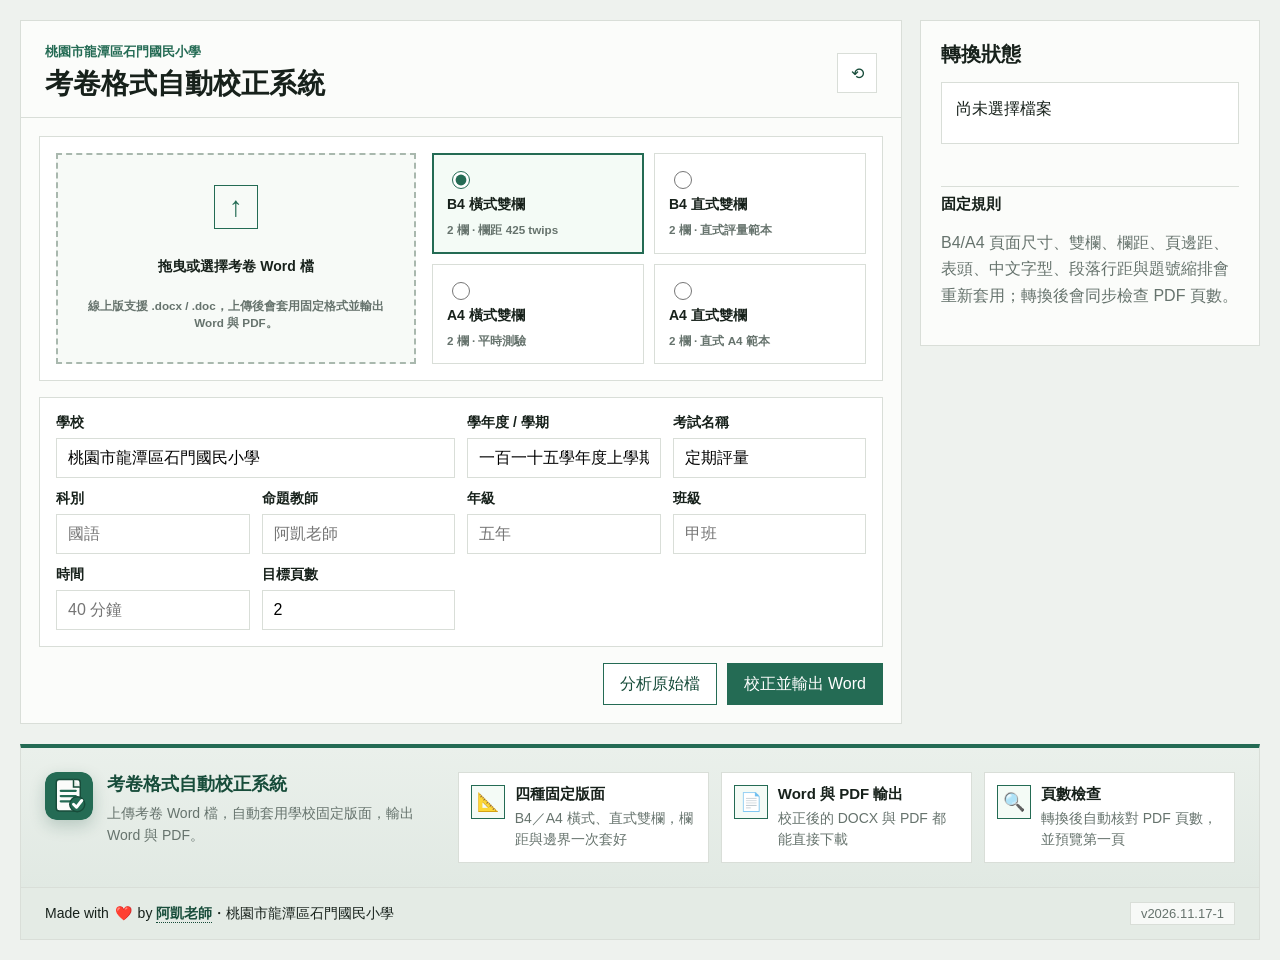
<file: index.html>
<!doctype html>
<html lang="zh-Hant" data-app-version="2026.11.17-1">
<head>
  <meta charset="utf-8">
  <meta name="viewport" content="width=device-width, initial-scale=1">
  <title>考卷格式自動校正系統</title>
  <meta name="description" content="固定版面、頁數檢查、Word 與 PDF 輸出的考卷格式標準化工具。">
  <meta name="theme-color" content="#246b54">
  <link rel="canonical" href="https://cagoooo.github.io/exam-format-app/">
  <link rel="icon" href="static/assets/favicon.ico" sizes="any">
  <link rel="icon" type="image/svg+xml" href="static/assets/favicon.svg">
  <link rel="apple-touch-icon" href="static/assets/apple-touch-icon.png">
  <link rel="manifest" href="static/manifest.webmanifest">
  <meta property="og:type" content="website">
  <meta property="og:locale" content="zh_TW">
  <meta property="og:site_name" content="桃園市龍潭區石門國民小學">
  <meta property="og:url" content="https://cagoooo.github.io/exam-format-app/">
  <meta property="og:title" content="考卷格式自動校正系統">
  <meta property="og:description" content="固定版面、頁數檢查、Word 與 PDF 輸出的考卷格式標準化工具。">
  <meta property="og:image" content="https://cagoooo.github.io/exam-format-app/static/assets/og-exam-format.png?v=20260706-og1">
  <meta property="og:image:width" content="1200">
  <meta property="og:image:height" content="630">
  <meta name="twitter:card" content="summary_large_image">
  <meta name="twitter:title" content="考卷格式自動校正系統">
  <meta name="twitter:description" content="固定版面、頁數檢查、Word 與 PDF 輸出的考卷格式標準化工具。">
  <meta name="twitter:image" content="https://cagoooo.github.io/exam-format-app/static/assets/og-exam-format.png?v=20260706-og1">
  <link rel="stylesheet" href="static/styles.css?v=2026.11.17-1">
  <script>
    window.EXAM_FORMAT_API_BASE = "https://exam-format-api-142975838924.asia-east1.run.app";
  </script>
</head>
<body>
  <main class="app-shell">
    <section class="workspace">
      <header class="topbar">
        <div>
          <p class="eyebrow">桃園市龍潭區石門國民小學</p>
          <h1>考卷格式自動校正系統</h1>
        </div>
        <button id="clearBtn" class="icon-button" title="清除暫存檔" type="button">⟲</button>
      </header>

      <form id="convertForm" class="editor">
        <section class="panel upload-panel">
          <label class="dropzone" for="fileInput">
            <input id="fileInput" name="file" type="file" accept=".doc,.docx" required>
            <span class="upload-icon">↑</span>
            <strong id="fileLabel">拖曳或選擇考卷 Word 檔</strong>
            <small>線上版支援 .docx / .doc，上傳後會套用固定格式並輸出 Word 與 PDF。</small>
          </label>

          <div class="profile-grid" role="radiogroup" aria-label="格式版本">
            <label class="profile-card">
              <input type="radio" name="profile" value="b4-horizontal" checked>
              <span>B4 橫式雙欄</span>
              <small>2 欄 · 欄距 425 twips</small>
            </label>
            <label class="profile-card">
              <input type="radio" name="profile" value="b4-vertical">
              <span>B4 直式雙欄</span>
              <small>2 欄 · 直式評量範本</small>
            </label>
            <label class="profile-card">
              <input type="radio" name="profile" value="a4-horizontal">
              <span>A4 橫式雙欄</span>
              <small>2 欄 · 平時測驗</small>
            </label>
            <label class="profile-card">
              <input type="radio" name="profile" value="a4-vertical">
              <span>A4 直式雙欄</span>
              <small>2 欄 · 直式 A4 範本</small>
            </label>
          </div>
        </section>

        <section class="panel fields-panel">
          <div class="field-row wide">
            <label>學校</label>
            <input name="school" value="桃園市龍潭區石門國民小學">
          </div>
          <div class="field-row">
            <label>學年度 / 學期</label>
            <input name="semester" value="一百一十五學年度上學期">
          </div>
          <div class="field-row">
            <label>考試名稱</label>
            <input name="exam_name" value="定期評量">
          </div>
          <div class="field-row">
            <label>科別</label>
            <input name="subject" placeholder="國語">
          </div>
          <div class="field-row">
            <label>命題教師</label>
            <input name="teacher" placeholder="阿凱老師">
          </div>
          <div class="field-row">
            <label>年級</label>
            <input name="grade" placeholder="五年">
          </div>
          <div class="field-row">
            <label>班級</label>
            <input name="class_name" placeholder="甲班">
          </div>
          <div class="field-row">
            <label>時間</label>
            <input name="duration" placeholder="40 分鐘">
          </div>
          <div class="field-row">
            <label>目標頁數</label>
            <input name="target_pages" value="2" inputmode="numeric">
          </div>
        </section>

        <section class="actions">
          <button id="analyzeBtn" type="button" class="secondary">分析原始檔</button>
          <button id="convertBtn" type="submit" class="primary">校正並輸出 Word</button>
        </section>
      </form>
    </section>

    <aside class="status-panel">
      <h2>轉換狀態</h2>
      <div id="status" class="status idle">尚未選擇檔案</div>
      <div id="pageBadge" class="page-badge" hidden></div>
      <img id="pdfPreview" class="pdf-preview" alt="PDF 第一頁預覽" hidden>
      <div id="preview" class="preview"></div>
      <div class="download-row">
        <a id="downloadLink" class="download" href="#" hidden>下載校正後 DOCX</a>
        <a id="pdfLink" class="download secondary-download" href="#" hidden>下載 PDF</a>
      </div>
      <div id="report" class="report" hidden></div>
      <div class="rule-list">
        <h3>固定規則</h3>
        <p>B4/A4 頁面尺寸、雙欄、欄距、頁邊距、表頭、中文字型、段落行距與題號縮排會重新套用；轉換後會同步檢查 PDF 頁數。</p>
      </div>
    </aside>
  </main>

  <footer class="site-footer">
    <div class="footer-inner">
      <div class="footer-brand">
        <img src="static/assets/favicon.svg" alt="" width="48" height="48">
        <div>
          <strong>考卷格式自動校正系統</strong>
          <span>上傳考卷 Word 檔，自動套用學校固定版面，輸出 Word 與 PDF。</span>
        </div>
      </div>
      <ul class="footer-points">
        <li><span class="fp-icon" aria-hidden="true">📐</span><div><strong>四種固定版面</strong><small>B4／A4 橫式、直式雙欄，欄距與邊界一次套好</small></div></li>
        <li><span class="fp-icon" aria-hidden="true">📄</span><div><strong>Word 與 PDF 輸出</strong><small>校正後的 DOCX 與 PDF 都能直接下載</small></div></li>
        <li><span class="fp-icon" aria-hidden="true">🔍</span><div><strong>頁數檢查</strong><small>轉換後自動核對 PDF 頁數，並預覽第一頁</small></div></li>
      </ul>
    </div>
    <div class="footer-bottom">
      <p class="site-credit">Made with <span class="site-credit__heart" aria-label="愛心">❤️</span> by
        <a href="https://cagoooo.github.io/Akai/" target="_blank" rel="noopener noreferrer" title="阿凱老師教育科技創新專區" class="site-credit__author">阿凱老師</a><span class="footer-school"><span class="footer-dot" aria-hidden="true">・</span>桃園市龍潭區石門國民小學</span></p>
      <p class="version-tag">v2026.11.17-1</p>
    </div>
  </footer>
  <script src="static/app.js?v=2026.11.17-1"></script>
  <script src="static/sw-update.js?v=2026.11.17-1"></script>
</body>
</html>
</file>
<file: static/styles.css>
:root {
  color-scheme: light;
  --ink: #17211b;
  --muted: #66736d;
  --line: #d9ded8;
  --paper: #fbfcfa;
  --panel: #ffffff;
  --accent: #246b54;
  --accent-strong: #174c3a;
  --warn: #9a4b1e;
  --error: #a83232;
  --ok: #1f6d43;
}

* {
  box-sizing: border-box;
}

body {
  margin: 0;
  min-height: 100vh;
  font-family: "Microsoft JhengHei", "Noto Sans TC", Arial, sans-serif;
  color: var(--ink);
  background: #eef2ee;
}

button,
input {
  font: inherit;
}

.app-shell {
  display: grid;
  grid-template-columns: minmax(0, 1fr) 340px;
  gap: 18px;
  max-width: 1280px;
  margin: 0 auto;
  padding: 20px;
}

.workspace,
.status-panel {
  background: var(--paper);
  border: 1px solid var(--line);
}

.topbar {
  display: flex;
  justify-content: space-between;
  align-items: center;
  gap: 16px;
  padding: 22px 24px 14px;
  border-bottom: 1px solid var(--line);
}

.eyebrow {
  margin: 0 0 4px;
  color: var(--accent);
  font-size: 13px;
  font-weight: 700;
}

h1,
h2,
h3 {
  margin: 0;
  letter-spacing: 0;
}

h1 {
  font-size: 28px;
}

h2 {
  font-size: 20px;
}

h3 {
  font-size: 15px;
}

.icon-button {
  width: 40px;
  height: 40px;
  border: 1px solid var(--line);
  background: #fff;
  color: var(--accent-strong);
  cursor: pointer;
}

.editor {
  display: grid;
  gap: 16px;
  padding: 18px;
}

.panel {
  background: var(--panel);
  border: 1px solid var(--line);
  padding: 16px;
}

.upload-panel {
  display: grid;
  grid-template-columns: minmax(260px, 360px) 1fr;
  gap: 16px;
}

.dropzone {
  display: grid;
  place-items: center;
  min-height: 210px;
  padding: 20px;
  text-align: center;
  border: 2px dashed #a9b8ae;
  background: #f7faf7;
  cursor: pointer;
}

.dropzone input {
  position: absolute;
  inline-size: 1px;
  block-size: 1px;
  opacity: 0;
}

.upload-icon {
  display: grid;
  place-items: center;
  width: 44px;
  height: 44px;
  margin-bottom: 8px;
  border: 1px solid var(--accent);
  color: var(--accent);
  font-size: 28px;
  line-height: 1;
}

.dropzone strong {
  max-width: 100%;
  overflow-wrap: anywhere;
}

.dropzone small,
.profile-card small {
  color: var(--muted);
  line-height: 1.5;
}

.profile-grid {
  display: grid;
  grid-template-columns: repeat(2, minmax(0, 1fr));
  gap: 10px;
}

.profile-card {
  display: grid;
  gap: 7px;
  min-height: 94px;
  padding: 14px;
  border: 1px solid var(--line);
  background: #fff;
  cursor: pointer;
}

.profile-card:has(input:checked) {
  border-color: var(--accent);
  box-shadow: inset 0 0 0 1px var(--accent);
  background: #f4fbf6;
}

.profile-card input {
  width: 18px;
  height: 18px;
  accent-color: var(--accent);
}

.profile-card span {
  font-weight: 700;
}

.fields-panel {
  display: grid;
  grid-template-columns: repeat(4, minmax(0, 1fr));
  gap: 12px;
}

.field-row {
  display: grid;
  gap: 6px;
}

.field-row.wide {
  grid-column: span 2;
}

label {
  font-size: 14px;
  font-weight: 700;
}

input[type="text"],
.field-row input {
  width: 100%;
  min-width: 0;
  border: 1px solid var(--line);
  background: #fff;
  padding: 10px 11px;
}

.actions {
  display: flex;
  justify-content: flex-end;
  gap: 10px;
}

.primary,
.secondary,
.download {
  display: inline-flex;
  align-items: center;
  justify-content: center;
  min-height: 42px;
  padding: 0 16px;
  border: 1px solid var(--accent);
  text-decoration: none;
  cursor: pointer;
}

.primary,
.download {
  color: #fff;
  background: var(--accent);
}

.primary:hover,
.download:hover {
  background: var(--accent-strong);
}

.secondary {
  color: var(--accent-strong);
  background: #fff;
}

.status-panel {
  position: sticky;
  top: 20px;
  align-self: start;
  display: grid;
  gap: 14px;
  padding: 20px;
}

.status {
  min-height: 62px;
  padding: 14px;
  border: 1px solid var(--line);
  background: #fff;
  line-height: 1.5;
}

.status.busy {
  border-color: var(--warn);
  color: var(--warn);
}

.status.ok {
  border-color: var(--ok);
  color: var(--ok);
}

.status.error {
  border-color: var(--error);
  color: var(--error);
}

.preview {
  display: grid;
  gap: 8px;
}

.preview p {
  margin: 0;
  padding: 10px;
  border: 1px solid var(--line);
  background: #fff;
  font-size: 13px;
  line-height: 1.45;
}

.download[hidden] {
  display: none;
}

.download-row {
  display: grid;
  grid-template-columns: 1fr 1fr;
  gap: 10px;
}

.secondary-download {
  background: #fff;
  color: var(--accent-strong);
}

.page-badge {
  padding: 10px 12px;
  border: 1px solid var(--line);
  background: #fff;
  font-weight: 700;
}

.page-badge.ok {
  border-color: var(--ok);
  color: var(--ok);
}

.page-badge.warn {
  border-color: var(--warn);
  color: var(--warn);
}

.pdf-preview {
  width: 100%;
  max-height: 420px;
  object-fit: contain;
  border: 1px solid var(--line);
  background: #fff;
}

.report {
  display: grid;
  gap: 6px;
  padding: 12px;
  border: 1px solid var(--line);
  background: #fff;
}

.report[hidden],
.pdf-preview[hidden],
.page-badge[hidden] {
  display: none;
}

.report p {
  margin: 0;
  color: var(--muted);
  font-size: 13px;
  line-height: 1.45;
}

.rule-list {
  padding-top: 8px;
  border-top: 1px solid var(--line);
}

.rule-list p {
  color: var(--muted);
  line-height: 1.65;
}

#sw-update-toast {
  position: fixed;
  left: 50%;
  bottom: 18px;
  z-index: 9999;
  display: grid;
  grid-template-columns: minmax(0, 1fr) auto;
  gap: 12px;
  align-items: center;
  width: min(440px, calc(100vw - 28px));
  padding: 14px 14px 14px 16px;
  transform: translateX(-50%);
  border: 1px solid rgba(255, 255, 255, 0.18);
  background: #17211b;
  color: #fff;
  box-shadow: 0 20px 46px rgba(23, 33, 27, 0.28);
}

.sw-update-copy {
  display: grid;
  gap: 3px;
  min-width: 0;
}

.sw-update-copy strong {
  font-size: 15px;
}

.sw-update-copy span {
  color: rgba(255, 255, 255, 0.76);
  font-size: 12px;
  line-height: 1.45;
}

.sw-update-actions {
  display: flex;
  align-items: center;
  gap: 6px;
}

#sw-update-now {
  min-height: 38px;
  border: 0;
  background: #fff;
  color: var(--accent-strong);
  padding: 0 14px;
  font-weight: 800;
  cursor: pointer;
}

#sw-update-dismiss {
  width: 32px;
  height: 32px;
  border: 0;
  background: transparent;
  color: rgba(255, 255, 255, 0.76);
  font-size: 24px;
  line-height: 1;
  cursor: pointer;
}

@media (max-width: 980px) {
  .app-shell,
  .upload-panel,
  .fields-panel {
    grid-template-columns: 1fr;
  }

  .status-panel {
    position: static;
  }

  .field-row.wide {
    grid-column: span 1;
  }
}

@media (max-width: 620px) {
  .app-shell {
    padding: 10px;
  }

  .topbar {
    padding: 18px;
  }

  h1 {
    font-size: 23px;
  }

  .profile-grid {
    grid-template-columns: 1fr;
  }

  .actions {
    flex-direction: column;
  }
}

/* 網站頁尾（2026-11-17） */
.site-footer {
  max-width: 1280px;
  margin: 0 auto 20px;
  padding: 0 20px;
}

.site-footer > .footer-inner,
.site-footer > .footer-bottom {
  background: #e4ebe5;
  border: 1px solid var(--line);
}

.footer-inner {
  display: grid;
  grid-template-columns: minmax(260px, 1fr) minmax(0, 2fr);
  gap: 24px;
  padding: 24px;
  border-top: 4px solid var(--accent) !important;
  background: linear-gradient(180deg, #eaf0eb, #e1e9e3) !important;
}

.footer-brand {
  display: flex;
  align-items: flex-start;
  gap: 14px;
}

.footer-brand img {
  flex: none;
  width: 48px;
  height: 48px;
  box-shadow: 0 6px 16px rgba(23, 76, 58, 0.22);
  border-radius: 12px;
}

.footer-brand strong {
  display: block;
  font-size: 18px;
  color: var(--accent-strong);
}

.footer-brand span {
  display: block;
  margin-top: 6px;
  color: var(--muted);
  font-size: 14px;
  line-height: 1.6;
}

.footer-points {
  display: grid;
  grid-template-columns: repeat(3, minmax(0, 1fr));
  gap: 12px;
  margin: 0;
  padding: 0;
  list-style: none;
}

.footer-points li {
  display: flex;
  gap: 10px;
  padding: 12px;
  background: var(--panel);
  border: 1px solid var(--line);
}

.fp-icon {
  flex: none;
  display: grid;
  place-items: center;
  width: 34px;
  height: 34px;
  border: 1px solid var(--accent);
  background: #f4fbf6;
  font-size: 18px;
}

.footer-points strong {
  display: block;
  font-size: 15px;
}

.footer-points small {
  display: block;
  margin-top: 4px;
  color: var(--muted);
  font-size: 14px;
  line-height: 1.5;
}

.footer-bottom {
  display: flex;
  flex-wrap: wrap;
  align-items: center;
  justify-content: space-between;
  gap: 10px;
  padding: 14px 24px;
  border-top: 0 !important;
}

.site-credit {
  margin: 0;
  font-size: 14px;
  color: var(--ink);
}

.site-credit__heart {
  display: inline-block;
  margin: 0 2px;
  filter: saturate(1.1);
}

.site-credit__author {
  color: var(--accent-strong);
  font-weight: 700;
  text-decoration: none;
  border-bottom: 1px dotted currentColor;
  padding-bottom: 1px;
}

.site-credit__author:hover,
.site-credit__author:focus-visible {
  color: var(--accent);
  border-bottom-style: solid;
}

.version-tag {
  margin: 0;
  padding: 3px 10px;
  border: 1px solid var(--line);
  background: rgba(255, 255, 255, 0.7);
  color: var(--muted);
  font-size: 13px;
  font-variant-numeric: tabular-nums;
}

@media (max-width: 980px) {
  .footer-inner {
    grid-template-columns: 1fr;
  }
}

@media (max-width: 620px) {
  .site-footer {
    padding: 0 10px;
    margin-bottom: 10px;
  }

  .footer-inner {
    padding: 18px;
  }

  .footer-points {
    grid-template-columns: 1fr;
  }

  .footer-bottom {
    flex-direction: column;
    text-align: center;
    padding: 14px 18px;
  }

  .footer-school {
    display: block;
    margin-top: 4px;
  }

  .footer-dot {
    display: none;
  }
}

@media print {
  .site-footer {
    display: none;
  }
}
</file>
